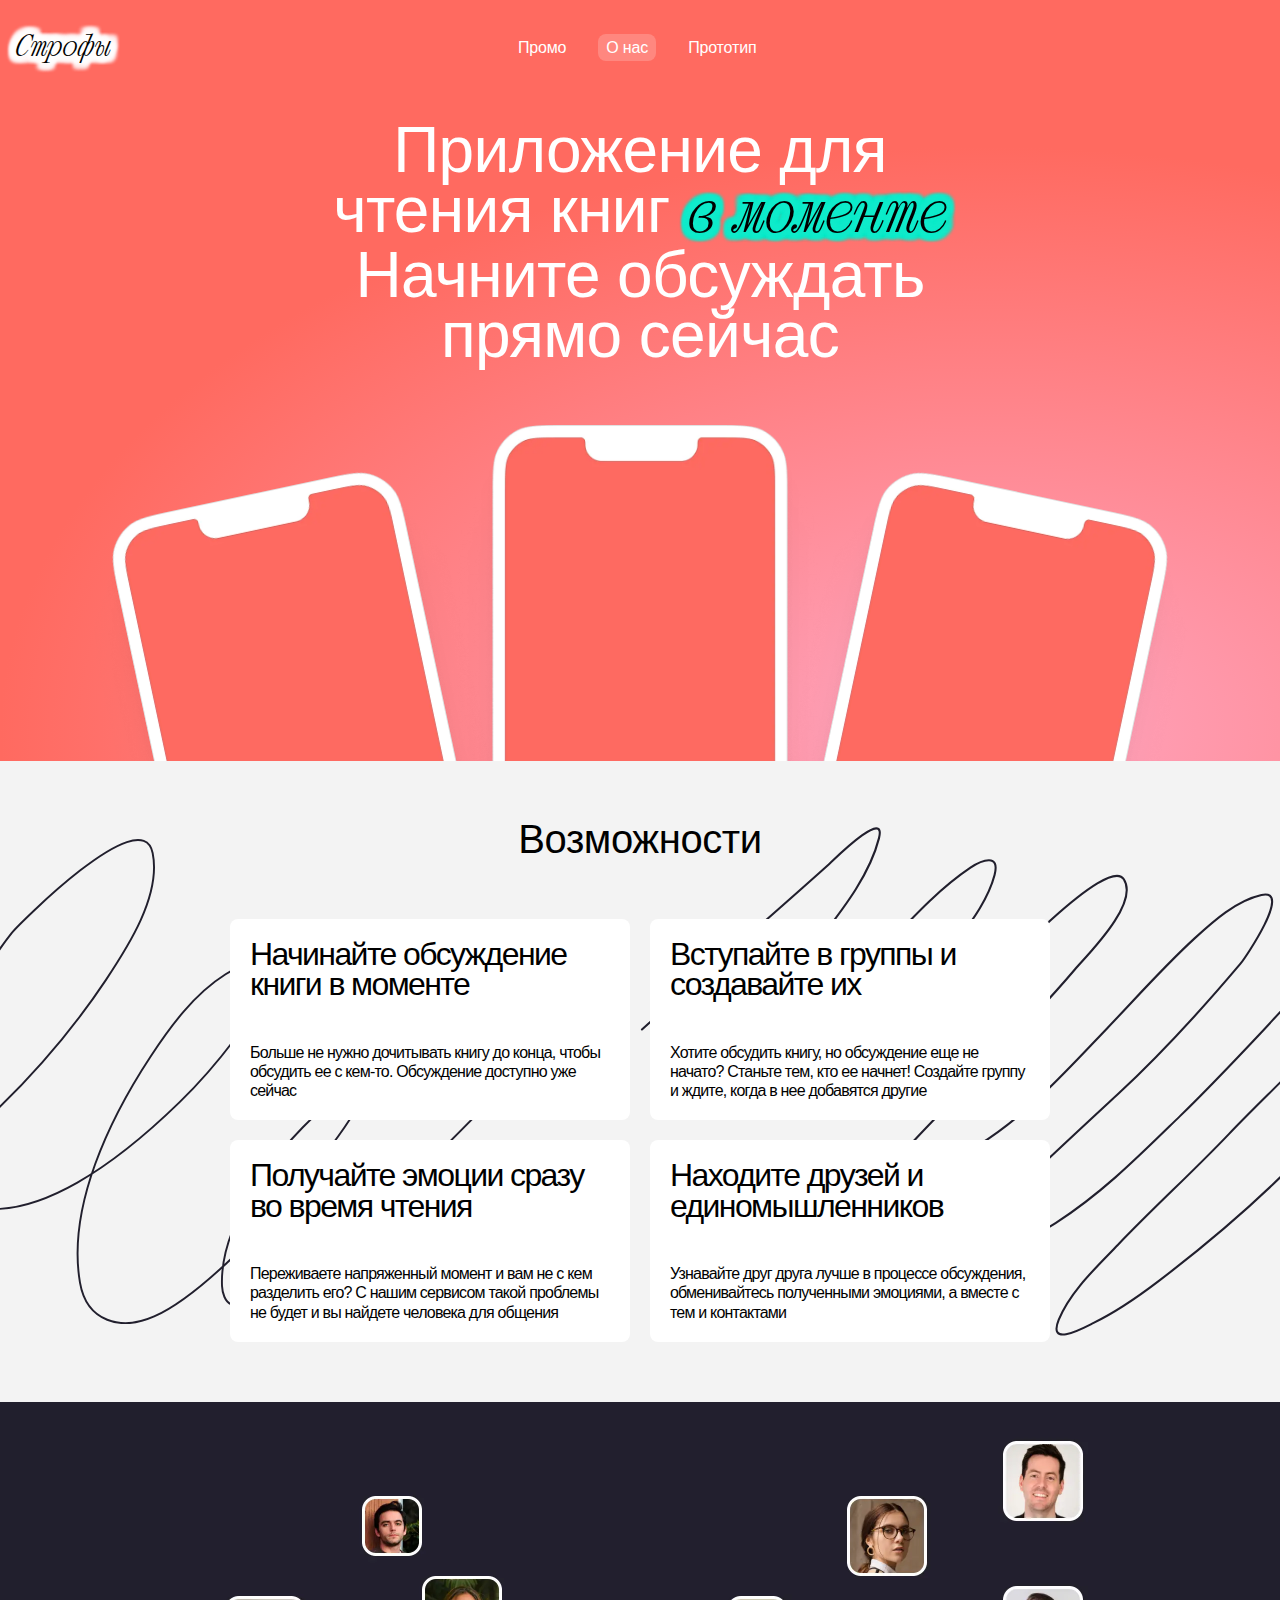
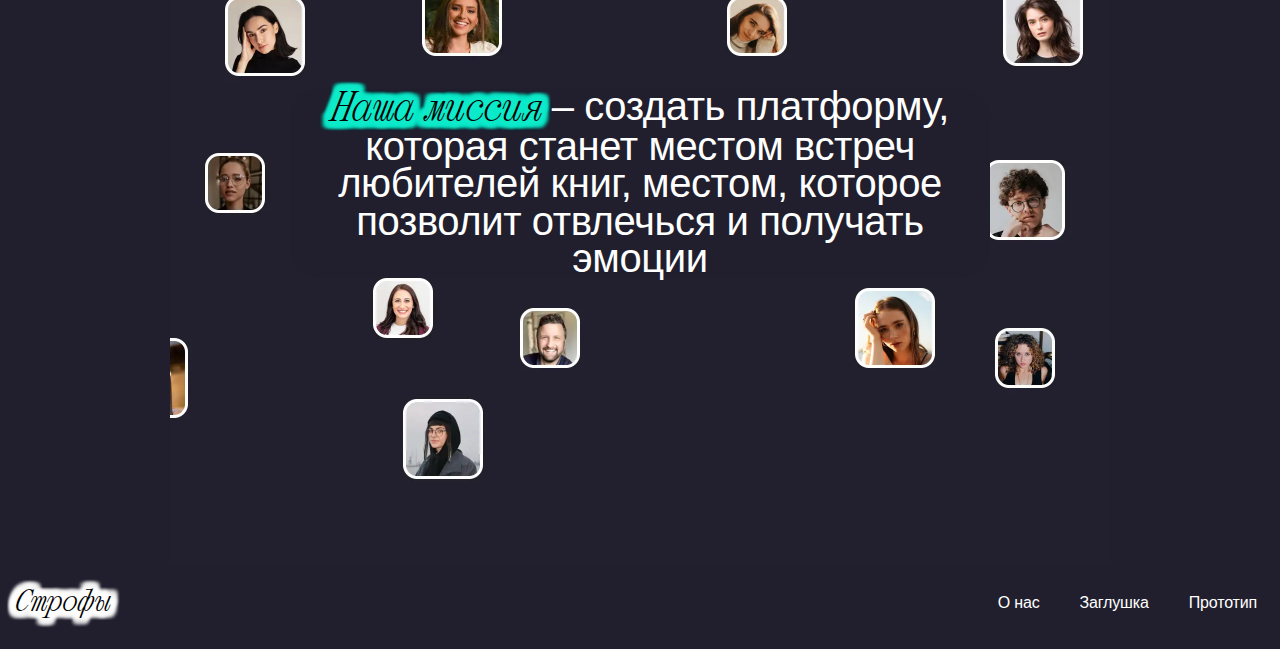
<file: about.html>
<!DOCTYPE html>
<html lang="ru">

<head>
	<title>О нас</title>
	<meta charset="UTF-8">
	<meta name="format-detection" content="telephone=no">
	<!-- <style>body{opacity: 0;}</style> -->
	<link rel="stylesheet" href="css/style.min.css?_v=20241023014229">
	<link rel="shortcut icon" href="favicon.ico">
	<!-- <meta name="robots" content="noindex, nofollow"> -->
	<meta name="viewport" content="width=device-width, initial-scale=1.0">
</head>

<body>
	<div class="wrapper">
		<header class="header">
			<div class="header__container">
				<div class="header__content">
					<a href="#" class="header__logo">
						Строфы
					</a>
					<div class="header__menu menu">
						<nav class="menu__body">
							<ul>
								<li>
									<a href="#">Промо</a>
								</li>
								<li>
									<a href="#" class="_active">О нас</a>
								</li>
								<li>
									<a href="#">Прототип</a>
								</li>
							</ul>
						</nav>
					</div>
				</div>
			</div>
		</header>
		<main class="page">
			<div class="page__main-about main-about">
				<div class="main-about__container">
					<div class="main-about__content">
						<h1>
							Приложение для чтения книг <span class="outlining">в моменте</span>
							<br>
							Начните обсуждать прямо сейчас
						</h1>
					</div>
					<div class="main-about__images">
						<picture><source srcset="img/phone.webp" type="image/webp"><img class="main-about__image-1" src="img/phone.png" alt=""></picture>
						<picture><source srcset="img/phone.webp" type="image/webp"><img class="main-about__image-2" src="img/phone.png" alt=""></picture>
						<picture><source srcset="img/phone.webp" type="image/webp"><img class="main-about__image-3" src="img/phone.png" alt=""></picture>
					</div>
				</div>
			</div>
			<div class="page__possibilities possibilities">
				<img src="img/icons/line-1.svg" alt="" class="possibilities__line-1">
				<img src="img/icons/line-2.svg" alt="" class="possibilities__line-2">
				<div class="possibilities__container">
					<div class="possibilities__content">
						<h3>Возможности</h3>
						<div class="possibilities__body">
							<div class="possibilities__column">
								<div class="possibilities__item">
									<div class="possibilities__title">
										Начинайте обсуждение книги в моменте
									</div>
									<p>
										Больше не нужно дочитывать книгу до конца, чтобы обсудить ее с кем-то.
										Обсуждение доступно уже сейчас
									</p>
								</div>
							</div>
							<div class="possibilities__column">
								<div class="possibilities__item">
									<div class="possibilities__title">
										Вступайте в группы и создавайте их
									</div>
									<p>
										Хотите обсудить книгу, но обсуждение еще не начато? Станьте тем, кто ее начнет!
										Создайте группу и ждите, когда в нее добавятся другие
									</p>
								</div>
							</div>
							<div class="possibilities__column">
								<div class="possibilities__item">
									<div class="possibilities__title">
										Получайте эмоции сразу во время чтения
									</div>
									<p>
										Переживаете напряженный момент и вам не с кем разделить его? С нашим сервисом
										такой проблемы не будет и вы найдете человека для общения
									</p>
								</div>
							</div>
							<div class="possibilities__column">
								<div class="possibilities__item">
									<div class="possibilities__title">
										Находите друзей и единомышленников
									</div>
									<p>
										Узнавайте друг друга лучше в процессе обсуждения, обменивайтесь полученными
										эмоциями, а вместе с тем и контактами
									</p>
								</div>
							</div>
						</div>
					</div>
				</div>
			</div>
			<div class="page__mission mission">
				<div class="mission__container">
					<picture><source srcset="img/mission-bg.webp" type="image/webp"><img src="img/mission-bg.png" alt=""></picture>
					<div class="mission__content">
						<span class="outlining">Наша миссия</span> – создать платформу, которая станет местом встреч
						любителей книг,
						местом, которое
						позволит отвлечься и получать эмоции
					</div>
				</div>
			</div>
		</main>
		<footer class="footer">
			<div class="footer__container">
				<div class="footer__content">
					<a href="#" class="footer__logo">
						Строфы
					</a>
					<div class="footer__menu">
						<nav class="footer__body">
							<ul>
								<li>
									<a href="#">О нас</a>
								</li>
								<li>
									<a href="#">Заглушка</a>
								</li>
								<li>
									<a href="#">Прототип</a>
								</li>
							</ul>
						</nav>
					</div>
				</div>
			</div>
		</footer>
	</div>
	<script src="js/app.min.js?_v=20241023014229"></script>
</body>

</html>
</file>
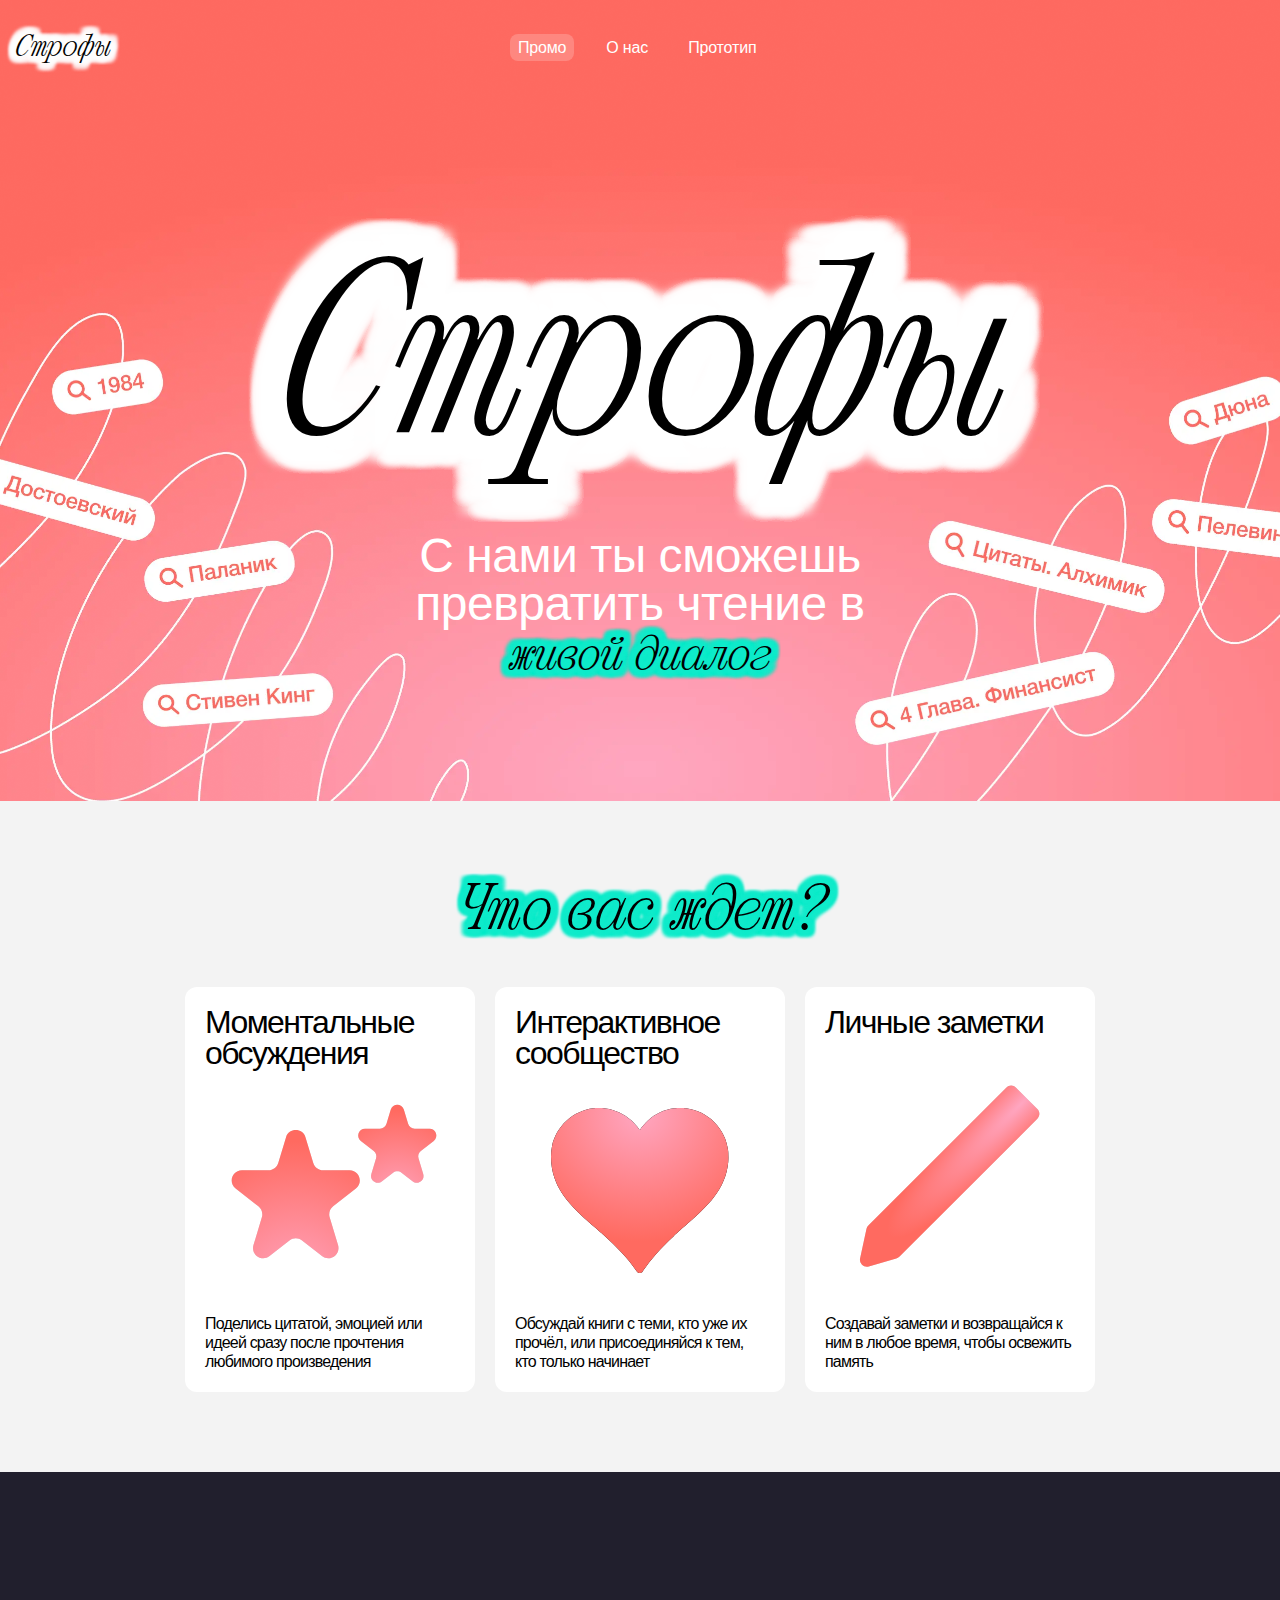
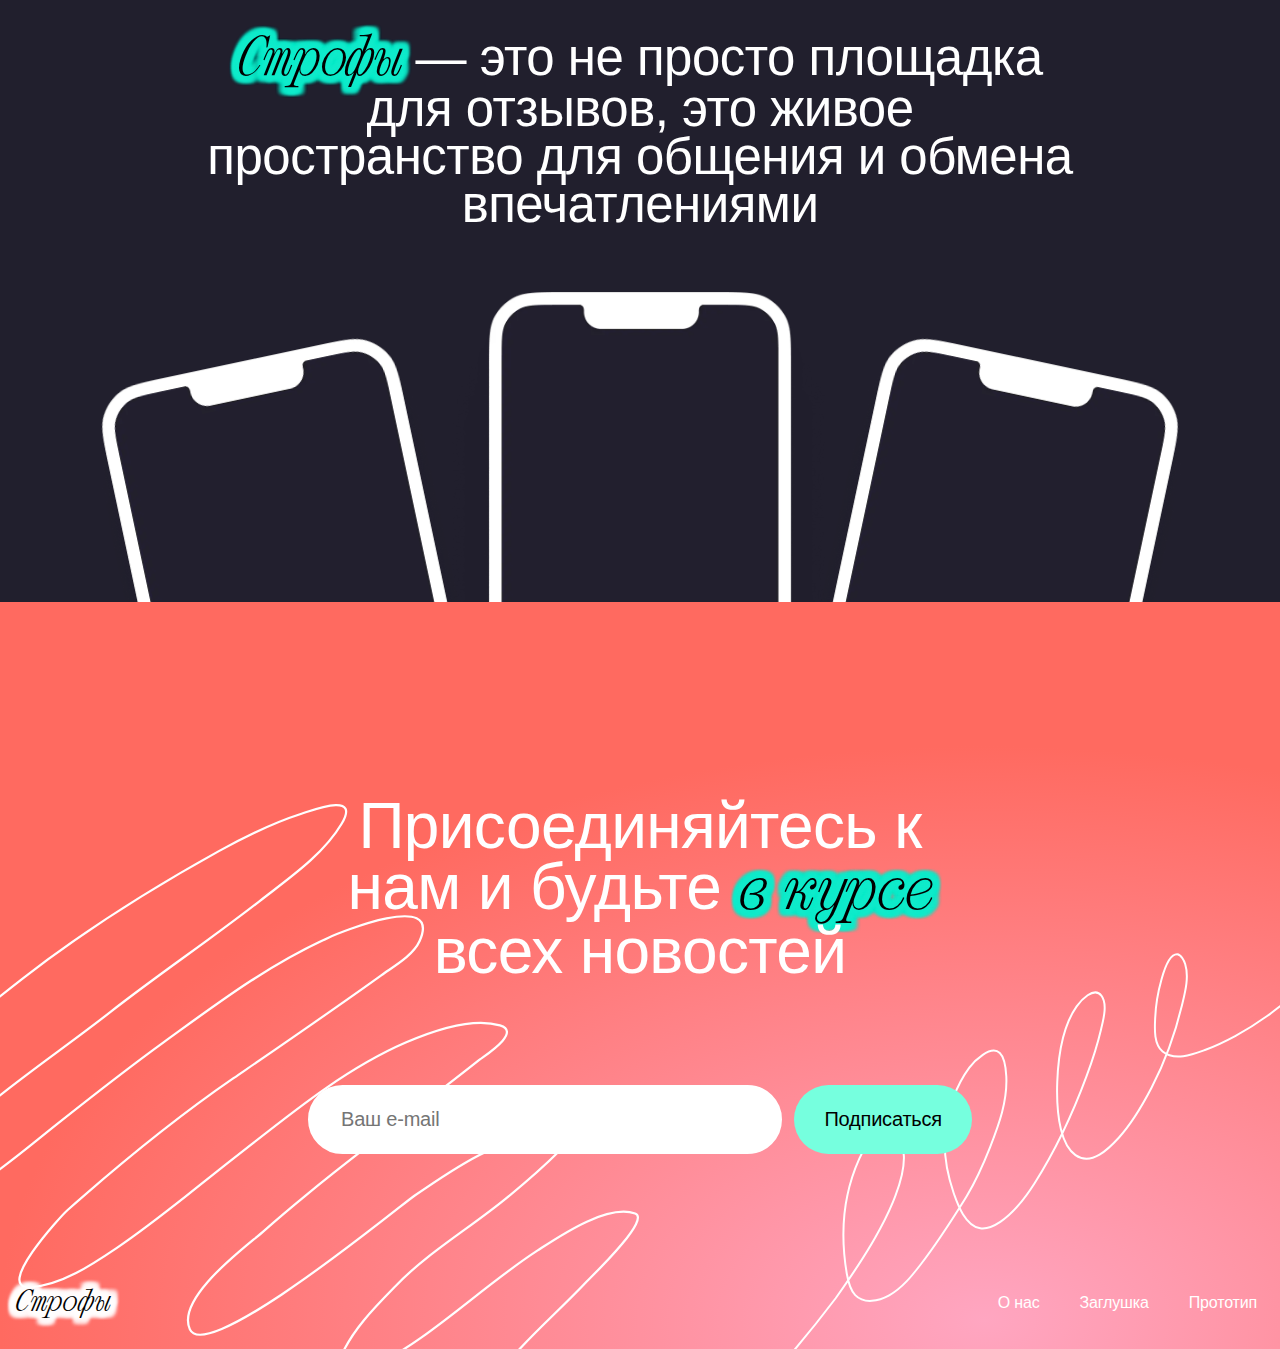
<file: promo.html>
<!DOCTYPE html>
<html lang="ru">

<head>
	<title>Промо</title>
	<meta charset="UTF-8">
	<meta name="format-detection" content="telephone=no">
	<!-- <style>body{opacity: 0;}</style> -->
	<link rel="stylesheet" href="css/style.min.css?_v=20241023024525">
	<link rel="shortcut icon" href="favicon.ico">
	<!-- <meta name="robots" content="noindex, nofollow"> -->
	<meta name="viewport" content="width=device-width, initial-scale=1.0">
</head>

<body>
	<div class="wrapper">
		<header class="header">
			<div class="header__container">
				<div class="header__content">
					<a href="#" class="header__logo">
						Строфы
					</a>
					<div class="header__menu menu">
						<nav class="menu__body">
							<ul>
								<li>
									<a href="#" class="_active">Промо</a>
								</li>
								<li>
									<a href="#">О нас</a>
								</li>
								<li>
									<a href="#">Прототип</a>
								</li>
							</ul>
						</nav>
					</div>
				</div>
			</div>
		</header>
		<main class="page">
			<div class="page__main-promo main-promo">
				<picture><source srcset="img/main-promo-bg.webp" type="image/webp"><img src="img/main-promo-bg.png" alt="" class="main-promo__bg"></picture>
				<div class="main-promo__container">
					<div class="main-promo__content">
						<h1>Строфы</h1>
						<p>
							С нами ты сможешь превратить чтение в <span class="outlining">живой диалог</span>
						</p>
					</div>
				</div>
			</div>
			<div class="page__waiting waiting">
				<div class="waiting__container">
					<div class="waiting__content">
						<h2 class="outlining">Что вас ждет?</h2>
						<div class="waiting__body">
							<div class="waiting__column">
								<div class="waiting__item">
									<div class="waiting__title">Моментальные обсуждения</div>
									<div class="waiting__image">
										<img src="img/icons/figure-1.svg" alt="">
									</div>
									<p>
										Поделись цитатой, эмоцией или идеей сразу после прочтения любимого произведения
									</p>
								</div>
							</div>
							<div class="waiting__column">
								<div class="waiting__item">
									<div class="waiting__title">Интерактивное сообщество</div>
									<div class="waiting__image">
										<img src="img/icons/figure-2.svg" alt="">
									</div>
									<p>
										Обсуждай книги с теми, кто уже их прочёл, или присоединяйся к тем, кто только
										начинает
									</p>
								</div>
							</div>
							<div class="waiting__column">
								<div class="waiting__item">
									<div class="waiting__title">Личные заметки</div>
									<div class="waiting__image">
										<img src="img/icons/figure-3.svg" alt="">
									</div>
									<p>
										Создавай заметки и возвращайся к ним в любое время, чтобы освежить память
									</p>
								</div>
							</div>
						</div>
					</div>
				</div>
			</div>
			<div class="page__description description">
				<div class="description__container">
					<div class="description__content">
						<div class="description__title">
							<span class="outlining">Строфы</span> — это не просто площадка для отзывов, это живое
							пространство для общения
							и обмена
							впечатлениями
						</div>
						<div class="description__images">
							<picture><source srcset="img/phone-2.webp" type="image/webp"><img class="description__image-1" src="img/phone-2.png" alt=""></picture>
							<picture><source srcset="img/phone-2.webp" type="image/webp"><img class="description__image-2" src="img/phone-2.png" alt=""></picture>
							<picture><source srcset="img/phone-2.webp" type="image/webp"><img class="description__image-3" src="img/phone-2.png" alt=""></picture>
						</div>
					</div>
				</div>
			</div>
			<div class="page__subscription subscription">
				<img src="img/icons/line-5.svg" alt="" class="subscription__line-1">
				<img src="img/icons/line-6.svg" alt="" class="subscription__line-2">
				<div class="subscription__container">
					<div class="subscription__content">
						<div class="subscription__title">
							Присоединяйтесь к нам и будьте <span class="outlining">в курсе</span> всех новостей
						</div>
						<form action="#" class="subscription__form">
							<div class="subscription__input">
								<input data-required="email" autocomplete="off" type="text" name="form[]" placeholder="Ваш e-mail">
							</div>
							<button type="submit" class="subscription__button">Подписаться</button>
						</form>
					</div>
				</div>
			</div>
		</main>
		<footer class="footer">
			<div class="footer__container">
				<div class="footer__content">
					<a href="#" class="footer__logo">
						Строфы
					</a>
					<div class="footer__menu">
						<nav class="footer__body">
							<ul>
								<li>
									<a href="#">О нас</a>
								</li>
								<li>
									<a href="#">Заглушка</a>
								</li>
								<li>
									<a href="#">Прототип</a>
								</li>
							</ul>
						</nav>
					</div>
				</div>
			</div>
		</footer>
	</div>
	<script src="js/app.min.js?_v=20241023024525"></script>
</body>

</html>
</file>
<file: css/style.min.css>
@charset "UTF-8";@font-face{font-family:helveticaneuecyr_medium;font-display:swap;src:url(../fonts/helveticaneuecyr_medium.woff2) format("woff2"),url(../fonts/helveticaneuecyr_medium.woff) format("woff");font-weight:500;font-style:normal}@font-face{font-family:Panama;font-display:swap;src:url(../fonts/panama_Italic.woff2) format("woff2"),url(../fonts/panama_Italic.woff) format("woff");font-weight:400;font-style:italic}@font-face{font-family:helveticaneuecyr_roman;font-display:swap;src:url(../fonts/helveticaneuecyr_roman.woff2) format("woff2"),url(../fonts/helveticaneuecyr_roman.woff) format("woff");font-weight:400;font-style:normal}*{padding:0;margin:0;border:0}*,:after,:before{-webkit-box-sizing:border-box;box-sizing:border-box}body,html{height:100%;min-width:320px}body{color:#fff;line-height:1.2;font-family:HelveticaNeueCyr,sans-serif;font-size:16px;-ms-text-size-adjust:100%;-moz-text-size-adjust:100%;-webkit-text-size-adjust:100%;-webkit-font-smoothing:antialiased;-moz-osx-font-smoothing:grayscale}button,input,textarea{outline:0;font-family:HelveticaNeueCyr,sans-serif;font-size:inherit}button{cursor:pointer;color:inherit;background-color:inherit}a{color:inherit}a:link,a:visited{text-decoration:none}a:hover{text-decoration:none}ul li{list-style:none}img{vertical-align:top}h1,h2,h3,h4,h5,h6{font-weight:inherit;font-size:inherit}.lock body{overflow:hidden;-ms-touch-action:none;touch-action:none}.wrapper{position:relative;min-height:100%;display:-webkit-box;display:-ms-flexbox;display:flex;-webkit-box-orient:vertical;-webkit-box-direction:normal;-ms-flex-direction:column;flex-direction:column;overflow:hidden}.wrapper>main{-webkit-box-flex:1;-ms-flex:1 1 auto;flex:1 1 auto}.wrapper>*{min-width:0}[class*=__container]{max-width:56.875rem;-webkit-box-sizing:content-box;box-sizing:content-box;margin:0 auto;padding:0 .9375rem}.outlining{text-shadow:0 -5px 4px #12ebcb,0 -5px 4px #12ebcb,0 5px 4px #12ebcb,0 5px 4px #12ebcb,-5px 0 4px #12ebcb,5px 0 4px #12ebcb,-5px 0 4px #12ebcb,5px 0 4px #12ebcb,-1px -5px 4px #12ebcb,1px -5px 4px #12ebcb,-1px 5px 4px #12ebcb,1px 5px 4px #12ebcb,-5px -1px 4px #12ebcb,5px -1px 4px #12ebcb,-5px 1px 4px #12ebcb,5px 1px 4px #12ebcb,-2px -5px 4px #12ebcb,2px -5px 4px #12ebcb,-2px 5px 4px #12ebcb,2px 5px 4px #12ebcb,-5px -2px 4px #12ebcb,5px -2px 4px #12ebcb,-5px 2px 4px #12ebcb,5px 2px 4px #12ebcb,-3px -5px 4px #12ebcb,3px -5px 4px #12ebcb,-3px 5px 4px #12ebcb,3px 5px 4px #12ebcb,-5px -3px 4px #12ebcb,5px -3px 4px #12ebcb,-5px 3px 4px #12ebcb,5px 3px 4px #12ebcb,-4px -5px 4px #12ebcb,4px -5px 4px #12ebcb,-4px 5px 4px #12ebcb,4px 5px 4px #12ebcb,-5px -4px 4px #12ebcb,5px -4px 4px #12ebcb,-5px 4px 4px #12ebcb,5px 4px 4px #12ebcb,-5px -5px 4px #12ebcb,5px -5px 4px #12ebcb,-5px 5px 4px #12ebcb,5px 5px 4px #12ebcb,-5px -5px 4px #12ebcb,5px -5px 4px #12ebcb,-5px 5px 4px #12ebcb,5px 5px 4px #12ebcb}.header{position:absolute;top:0;left:0;width:100%;height:auto;background:0 0;z-index:50}.header__container{max-width:1270px}.header__content{display:-webkit-box;display:-ms-flexbox;display:flex;-webkit-box-align:center;-ms-flex-align:center;align-items:center;padding:32px 0}.header__logo{-webkit-box-flex:0;-ms-flex:0 1 auto;flex:0 1 auto;font-family:Panama,sans-serif;font-style:italic;font-weight:400;font-size:32px;line-height:95%;letter-spacing:-.04em;color:#000;margin:0 20px 0 0;text-shadow:0 -5px 4px #fff,0 -5px 4px #fff,0 5px 4px #fff,0 5px 4px #fff,-5px 0 4px #fff,5px 0 4px #fff,-5px 0 4px #fff,5px 0 4px #fff,-1px -5px 4px #fff,1px -5px 4px #fff,-1px 5px 4px #fff,1px 5px 4px #fff,-5px -1px 4px #fff,5px -1px 4px #fff,-5px 1px 4px #fff,5px 1px 4px #fff,-2px -5px 4px #fff,2px -5px 4px #fff,-2px 5px 4px #fff,2px 5px 4px #fff,-5px -2px 4px #fff,5px -2px 4px #fff,-5px 2px 4px #fff,5px 2px 4px #fff,-3px -5px 4px #fff,3px -5px 4px #fff,-3px 5px 4px #fff,3px 5px 4px #fff,-5px -3px 4px #fff,5px -3px 4px #fff,-5px 3px 4px #fff,5px 3px 4px #fff,-4px -5px 4px #fff,4px -5px 4px #fff,-4px 5px 4px #fff,4px 5px 4px #fff,-5px -4px 4px #fff,5px -4px 4px #fff,-5px 4px 4px #fff,5px 4px 4px #fff,-5px -5px 4px #fff,5px -5px 4px #fff,-5px 5px 4px #fff,5px 5px 4px #fff,-5px -5px 4px #fff,5px -5px 4px #fff,-5px 5px 4px #fff,5px 5px 4px #fff}.header__menu{-webkit-box-flex:1;-ms-flex:1 1 auto;flex:1 1 auto;position:relative;left:-60px}.menu__body ul{display:-webkit-box;display:-ms-flexbox;display:flex;-ms-flex-wrap:wrap;flex-wrap:wrap;-webkit-box-pack:center;-ms-flex-pack:center;justify-content:center;-webkit-box-align:center;-ms-flex-align:center;align-items:center;margin:-12px}.menu__body ul li{padding:12px}.menu__body ul li a{display:-webkit-box;display:-ms-flexbox;display:flex;-webkit-box-pack:center;-ms-flex-pack:center;justify-content:center;-webkit-box-align:center;-ms-flex-align:center;align-items:center;border-radius:8px;padding:6px 8px;font-weight:400;font-size:16px;line-height:94%;letter-spacing:-.01em;-webkit-transition:all .3s ease 0s;-o-transition:all .3s ease 0s;transition:all .3s ease 0s}.menu__body ul li a:hover{background:rgba(255,255,255,.2)}.menu__body ul li a._active{pointer-events:none;background:rgba(255,255,255,.2)}.footer{position:absolute;bottom:0;left:0;width:100%;height:auto;background:0 0;z-index:40}.footer__container{max-width:1270px}.footer__content{display:-webkit-box;display:-ms-flexbox;display:flex;-webkit-box-align:center;-ms-flex-align:center;align-items:center;padding:23px 0 31px 0}.footer__logo{-webkit-box-flex:0;-ms-flex:0 1 auto;flex:0 1 auto;font-family:Panama,sans-serif;font-style:italic;font-weight:400;font-size:32px;line-height:95%;letter-spacing:-.04em;color:#000;margin:0 20px 0 0;text-shadow:0 -5px 4px #fff,0 -5px 4px #fff,0 5px 4px #fff,0 5px 4px #fff,-5px 0 4px #fff,5px 0 4px #fff,-5px 0 4px #fff,5px 0 4px #fff,-1px -5px 4px #fff,1px -5px 4px #fff,-1px 5px 4px #fff,1px 5px 4px #fff,-5px -1px 4px #fff,5px -1px 4px #fff,-5px 1px 4px #fff,5px 1px 4px #fff,-2px -5px 4px #fff,2px -5px 4px #fff,-2px 5px 4px #fff,2px 5px 4px #fff,-5px -2px 4px #fff,5px -2px 4px #fff,-5px 2px 4px #fff,5px 2px 4px #fff,-3px -5px 4px #fff,3px -5px 4px #fff,-3px 5px 4px #fff,3px 5px 4px #fff,-5px -3px 4px #fff,5px -3px 4px #fff,-5px 3px 4px #fff,5px 3px 4px #fff,-4px -5px 4px #fff,4px -5px 4px #fff,-4px 5px 4px #fff,4px 5px 4px #fff,-5px -4px 4px #fff,5px -4px 4px #fff,-5px 4px 4px #fff,5px 4px 4px #fff,-5px -5px 4px #fff,5px -5px 4px #fff,-5px 5px 4px #fff,5px 5px 4px #fff,-5px -5px 4px #fff,5px -5px 4px #fff,-5px 5px 4px #fff,5px 5px 4px #fff}.footer__menu{-webkit-box-flex:1;-ms-flex:1 1 auto;flex:1 1 auto}.footer__body ul{display:-webkit-box;display:-ms-flexbox;display:flex;-ms-flex-wrap:wrap;flex-wrap:wrap;-webkit-box-pack:end;-ms-flex-pack:end;justify-content:flex-end;-webkit-box-align:center;-ms-flex-align:center;align-items:center;margin:-12px}.footer__body ul li{padding:12px}.footer__body ul li a{display:-webkit-box;display:-ms-flexbox;display:flex;-webkit-box-pack:center;-ms-flex-pack:center;justify-content:center;-webkit-box-align:center;-ms-flex-align:center;align-items:center;border-radius:8px;padding:6px 8px;font-weight:400;font-size:16px;line-height:94%;letter-spacing:-.01em;background-color:transparent;-webkit-transition:all .3s ease 0s;-o-transition:all .3s ease 0s;transition:all .3s ease 0s}.footer__body ul li a:hover{background:rgba(176,172,203,.2)}.footer__body ul li a._active{pointer-events:none;background:rgba(176,172,203,.2)}.page__main-about{padding:120px 0 0 0;overflow:hidden;background:-o-radial-gradient(76.87% 96.14%,76.87% 76.87%,#ffa6c1 0,#ff6a60 100%);background:radial-gradient(76.87% 76.87% at 76.87% 96.14%,#ffa6c1 0,#ff6a60 100%)}.page__possibilities{position:relative;padding:60px 0;background:#f3f3f3}.page__mission{position:relative;background:#211f2d;padding:0 0 85px 0}.main-about__container{max-width:1220px}.main-about__content h1{max-width:700px;font-weight:400;font-size:64px;line-height:94%;letter-spacing:-.01em;text-align:center;margin:0 auto;padding:0 0 60px 0}.main-about__content h1 span{font-family:Panama,sans-serif;font-style:italic;line-height:95%;letter-spacing:-.04em;text-transform:lowercase;color:#000}.main-about__images{display:-webkit-box;display:-ms-flexbox;display:flex;-webkit-box-pack:center;-ms-flex-pack:center;justify-content:center}.main-about__images picture{position:relative;width:33.3333%}.main-about__images img{position:relative;width:100%}.main-about__image-1{top:66px;-webkit-transform:rotate(-12deg);-ms-transform:rotate(-12deg);transform:rotate(-12deg);right:-50px}.main-about__image-3{top:66px;-webkit-transform:rotate(12deg);-ms-transform:rotate(12deg);transform:rotate(12deg);left:-50px}.possibilities__line-1{position:absolute;width:auto;height:calc(100% - 156px);top:78px;left:0}.possibilities__line-2{position:absolute;width:auto;height:calc(100% - 90px);top:45px;right:0}.possibilities__container{max-width:820px}.possibilities__content{position:relative;z-index:5}.possibilities__content h3{font-weight:400;font-size:40px;line-height:94%;letter-spacing:-.01em;text-align:center;color:#000;padding:0 0 60px 0}.possibilities__body{display:-webkit-box;display:-ms-flexbox;display:flex;-ms-flex-wrap:wrap;flex-wrap:wrap;-webkit-box-pack:center;-ms-flex-pack:center;justify-content:center;margin:-10px}.possibilities__column{-webkit-box-flex:0;-ms-flex:0 1 50%;flex:0 1 50%;padding:10px}.possibilities__item{border-radius:8px;padding:20px;background:#fff;display:-webkit-box;display:-ms-flexbox;display:flex;-webkit-box-orient:vertical;-webkit-box-direction:normal;-ms-flex-direction:column;flex-direction:column;height:100%}.possibilities__item p{font-weight:400;font-size:16px;line-height:120%;letter-spacing:-.05em;color:#000}.possibilities__title{font-weight:400;font-size:32px;line-height:95%;letter-spacing:-.05em;color:#000;margin:0 0 43px 0}.mission__container{position:relative;min-height:762px;min-width:1270px;display:-webkit-box;display:-ms-flexbox;display:flex;-webkit-box-align:center;-ms-flex-align:center;align-items:center;-webkit-box-pack:center;-ms-flex-pack:center;justify-content:center}.mission__container img{position:absolute;top:50%;left:50%;-webkit-transform:translate(-50%,-50%);-ms-transform:translate(-50%,-50%);transform:translate(-50%,-50%);width:100%;height:100%;-o-object-fit:cover;object-fit:cover}.mission__content{position:relative;z-index:5;font-weight:400;font-size:40px;line-height:94%;letter-spacing:-.01em;text-align:center;max-width:700px;background:#211f2d;border-radius:30px;margin:0 auto}.mission__content span{font-family:Panama,sans-serif;font-style:italic;font-weight:400;font-size:41px;line-height:95%;letter-spacing:-.04em;color:#000;margin:0 auto}.page__main-promo{display:-webkit-box;display:-ms-flexbox;display:flex;-webkit-box-pack:center;-ms-flex-pack:center;justify-content:center;-webkit-box-align:center;-ms-flex-align:center;align-items:center;position:relative;min-height:800px;background:-o-radial-gradient(76.87% 96.14%,76.87% 76.87%,#ffa6c1 0,#ff6a60 100%);background:radial-gradient(76.87% 76.87% at 76.87% 96.14%,#ffa6c1 0,#ff6a60 100%)}.page__waiting{background:#f3f3f3;padding:80px 0}.page__description{background:#211f2d;overflow:hidden;padding:160px 0 0 0}.page__subscription{display:-webkit-box;display:-ms-flexbox;display:flex;-webkit-box-pack:center;-ms-flex-pack:center;justify-content:center;-webkit-box-align:center;-ms-flex-align:center;align-items:center;position:relative;background:-o-radial-gradient(76.87% 96.14%,76.87% 76.87%,#ffa6c1 0,#ff6a60 100%);background:radial-gradient(76.87% 76.87% at 76.87% 96.14%,#ffa6c1 0,#ff6a60 100%);min-height:747px;padding:151px 0}.main-promo__line-1{position:absolute;bottom:0;left:0;width:auto;z-index:2}.main-promo__line-2{position:absolute;bottom:0;right:0;width:auto;z-index:2}.main-promo__bg{position:absolute;top:0;left:0;width:100%;height:100%;-o-object-fit:cover;object-fit:cover}.main-promo__content{display:-webkit-box;display:-ms-flexbox;display:flex;-webkit-box-orient:vertical;-webkit-box-direction:normal;-ms-flex-direction:column;flex-direction:column;-webkit-box-pack:center;-ms-flex-pack:center;justify-content:center;-webkit-box-align:center;-ms-flex-align:center;align-items:center;position:relative;z-index:10;padding:245px 0 123px 0}.main-promo__content h1{font-family:Panama,sans-serif;font-style:italic;font-weight:400;font-size:245px;line-height:95%;letter-spacing:-.04em;color:#000;margin:0 0 54px 0;text-shadow:0 -26px 12px #fff,0 -26px 12px #fff,0 26px 12px #fff,0 26px 12px #fff,-26px 0 12px #fff,26px 0 12px #fff,-26px 0 12px #fff,26px 0 12px #fff,-1px -26px 12px #fff,1px -26px 12px #fff,-1px 26px 12px #fff,1px 26px 12px #fff,-26px -1px 12px #fff,26px -1px 12px #fff,-26px 1px 12px #fff,26px 1px 12px #fff,-2px -26px 12px #fff,2px -26px 12px #fff,-2px 26px 12px #fff,2px 26px 12px #fff,-26px -2px 12px #fff,26px -2px 12px #fff,-26px 2px 12px #fff,26px 2px 12px #fff,-3px -26px 12px #fff,3px -26px 12px #fff,-3px 26px 12px #fff,3px 26px 12px #fff,-26px -3px 12px #fff,26px -3px 12px #fff,-26px 3px 12px #fff,26px 3px 12px #fff,-4px -26px 12px #fff,4px -26px 12px #fff,-4px 26px 12px #fff,4px 26px 12px #fff,-26px -4px 12px #fff,26px -4px 12px #fff,-26px 4px 12px #fff,26px 4px 12px #fff,-12px -26px 12px #fff,12px -26px 12px #fff,-12px 26px 12px #fff,12px 26px 12px #fff,-26px -12px 12px #fff,26px -12px 12px #fff,-26px 12px 12px #fff,26px 12px 12px #fff,-12px -26px 12px #fff,12px -26px 12px #fff,-12px 26px 12px #fff,12px 26px 12px #fff,-26px -12px 12px #fff,26px -12px 12px #fff,-26px 12px 12px #fff,26px 12px 12px #fff,-7px -26px 12px #fff,7px -26px 12px #fff,-7px 26px 12px #fff,7px 26px 12px #fff,-26px -7px 12px #fff,26px -7px 12px #fff,-26px 7px 12px #fff,26px 7px 12px #fff,-12px -26px 12px #fff,12px -26px 12px #fff,-12px 26px 12px #fff,12px 26px 12px #fff,-26px -12px 12px #fff,26px -12px 12px #fff,-26px 12px 12px #fff,26px 12px 12px #fff,-12px -26px 12px #fff,12px -26px 12px #fff,-12px 26px 12px #fff,12px 26px 12px #fff,-26px -12px 12px #fff,26px -12px 12px #fff,-26px 12px 12px #fff,26px 12px 12px #fff,-12px -26px 12px #fff,12px -26px 12px #fff,-12px 26px 12px #fff,12px 26px 12px #fff,-26px -12px 12px #fff,26px -12px 12px #fff,-26px 12px 12px #fff,26px 12px 12px #fff,-15px -26px 12px #fff,15px -26px 12px #fff,-15px 26px 12px #fff,15px 26px 12px #fff,-26px -15px 12px #fff,26px -15px 12px #fff,-26px 15px 12px #fff,26px 15px 12px #fff,-12px -26px 12px #fff,12px -26px 12px #fff,-12px 26px 12px #fff,12px 26px 12px #fff,-26px -12px 12px #fff,26px -12px 12px #fff,-26px 12px 12px #fff,26px 12px 12px #fff,-12px -26px 12px #fff,12px -26px 12px #fff,-12px 26px 12px #fff,12px 26px 12px #fff,-26px -12px 12px #fff,26px -12px 12px #fff,-26px 12px 12px #fff,26px 12px 12px #fff,-12px -26px 12px #fff,12px -26px 12px #fff,-12px 26px 12px #fff,12px 26px 12px #fff,-26px -12px 12px #fff,26px -12px 12px #fff,-26px 12px 12px #fff,26px 12px 12px #fff,-12px -26px 12px #fff,12px -26px 12px #fff,-12px 26px 12px #fff,12px 26px 12px #fff,-26px -12px 12px #fff,26px -12px 12px #fff,-26px 12px 12px #fff,26px 12px 12px #fff,-12px -26px 12px #fff,12px -26px 12px #fff,-12px 26px 12px #fff,12px 26px 12px #fff,-26px -12px 12px #fff,26px -12px 12px #fff,-26px 12px 12px #fff,26px 12px 12px #fff,-17px -26px 12px #fff,17px -26px 12px #fff,-17px 26px 12px #fff,17px 26px 12px #fff,-26px -17px 12px #fff,26px -17px 12px #fff,-26px 17px 12px #fff,26px 17px 12px #fff,-12px -26px 12px #fff,12px -26px 12px #fff,-12px 26px 12px #fff,12px 26px 12px #fff,-26px -12px 12px #fff,26px -12px 12px #fff,-26px 12px 12px #fff,26px 12px 12px #fff,-12px -26px 12px #fff,12px -26px 12px #fff,-12px 26px 12px #fff,12px 26px 12px #fff,-26px -12px 12px #fff,26px -12px 12px #fff,-26px 12px 12px #fff,26px 12px 12px #fff,-26px -26px 12px #fff,26px -26px 12px #fff,-26px 26px 12px #fff,26px 26px 12px #fff,-26px -26px 12px #fff,26px -26px 12px #fff,-26px 26px 12px #fff,26px 26px 12px #fff}.main-promo__content p{margin:0 auto;max-width:543px;font-weight:400;font-size:48px;line-height:101%;letter-spacing:-.01em;text-align:center}.main-promo__content p span{font-family:Panama,sans-serif;font-style:italic;line-height:95%;letter-spacing:-.04em;text-transform:lowercase;color:#000}.waiting__content h2{text-align:center;font-family:Panama,sans-serif;font-style:italic;font-weight:400;font-size:64px;line-height:95%;letter-spacing:-.04em;color:#000;margin:0 0 45px 0}.waiting__body{display:-webkit-box;display:-ms-flexbox;display:flex;-webkit-box-pack:center;-ms-flex-pack:center;justify-content:center;-ms-flex-wrap:wrap;flex-wrap:wrap;margin:-10px}.waiting__column{-webkit-box-flex:0;-ms-flex:0 1 33.3333%;flex:0 1 33.3333%;padding:10px}.waiting__item{border-radius:12px;padding:20px;background:#fff;height:100%;display:-webkit-box;display:-ms-flexbox;display:flex;-webkit-box-orient:vertical;-webkit-box-direction:normal;-ms-flex-direction:column;flex-direction:column}.waiting__item p{font-weight:400;font-size:16px;line-height:120%;letter-spacing:-.05em;color:#000}.waiting__title{font-weight:500;font-size:32px;line-height:95%;letter-spacing:-.05em;color:#000;margin:0 0 20px 0}.waiting__image{display:-webkit-box;display:-ms-flexbox;display:flex;-webkit-box-align:center;-ms-flex-align:center;align-items:center;-webkit-box-pack:center;-ms-flex-pack:center;justify-content:center;margin:0 0 20px 0;-webkit-box-flex:1;-ms-flex:1 1 auto;flex:1 1 auto}.waiting__image img{width:auto;height:auto}.description__container{max-width:1320px}.description__title{padding:0 0 63px 0;margin:0 auto;max-width:870px;font-weight:400;font-size:51px;line-height:94%;letter-spacing:-.01em;text-align:center}.description__title span{font-family:Panama,sans-serif;font-style:italic;font-weight:400;font-size:56px;line-height:95%;letter-spacing:-.04em;color:#000}.description__images{display:-webkit-box;display:-ms-flexbox;display:flex;-webkit-box-pack:center;-ms-flex-pack:center;justify-content:center}.description__images picture{position:relative;width:33.3333%}.description__images img{position:relative;width:100%}.description__image-1{top:66px;-webkit-transform:rotate(-12deg);-ms-transform:rotate(-12deg);transform:rotate(-12deg);right:-50px}.description__image-3{top:66px;-webkit-transform:rotate(12deg);-ms-transform:rotate(12deg);transform:rotate(12deg);left:-50px}.subscription__line-1{position:absolute;bottom:0;left:0;width:auto;z-index:2}.subscription__line-2{position:absolute;bottom:0;right:0;width:auto;z-index:2}.subscription__container{max-width:664px}.subscription__content{position:relative;z-index:5}.subscription__title{font-weight:400;font-size:64px;line-height:94%;letter-spacing:-.01em;text-align:center;margin:0 0 103px 0}.subscription__title span{font-family:Panama,sans-serif;font-style:italic;line-height:95%;letter-spacing:-.04em;text-transform:lowercase;color:#000}.subscription__form{display:-webkit-box;display:-ms-flexbox;display:flex}.subscription__input{margin:0 12px 0 0;width:100%;height:100%}.subscription__input input{width:100%;height:100%;border-radius:77px;background-color:#fff;padding:20px 30px;font-weight:400;font-size:20px;line-height:101%;letter-spacing:-.01em;color:rgba(33,31,45,.4);border:3px solid #fff}.subscription__input input._form-error{border:3px solid #b90c01}.subscription__button{display:-webkit-box;display:-ms-flexbox;display:flex;-webkit-box-pack:center;-ms-flex-pack:center;justify-content:center;-webkit-box-align:center;-ms-flex-align:center;align-items:center;text-align:center;background:#76ffde;border-radius:77px;padding:20px 30px;font-weight:400;font-size:20px;line-height:101%;letter-spacing:-.01em;color:#000;-webkit-transition:all .3s ease 0s;-o-transition:all .3s ease 0s;transition:all .3s ease 0s}.subscription__button:hover{background:#15e1b2}@media (max-width:1300px){.possibilities__line-1{width:50%}.possibilities__line-2{width:50%}.mission__container{min-width:auto}.main-promo__line-1{width:50%}.main-promo__line-2{width:50%}.subscription__line-1{width:50%}.subscription__line-2{width:50%}}@media (max-width:991.98px){.main-about__image-1{right:0}.main-about__image-3{left:0}.possibilities__line-1{top:15px;height:auto}.possibilities__line-2{bottom:15px;top:auto;height:auto}.page__main-promo{min-height:500px}.page__description{padding:100px 0 0 0}.page__subscription{min-height:500px;padding:80px 0 126px 0}.main-promo__content{padding:150px 0 123px 0}.main-promo__content h1{font-size:200px}.main-promo__content p{font-size:44px}.waiting__column{-webkit-box-flex:0;-ms-flex:0 1 50%;flex:0 1 50%}.description__image-1{right:0}.description__image-3{left:0}}@media (max-width:767.98px){.header__content{padding:16px 0}.header__logo{font-size:26px}.header__menu{left:0}.menu__body ul{margin:-6px;-webkit-box-pack:end;-ms-flex-pack:end;justify-content:flex-end}.menu__body ul li{padding:6px}.menu__body ul li a{padding:3px 4px;font-size:14px}.footer__content{padding:16px 0}.footer__logo{font-size:26px}.footer__body ul{margin:-6px}.footer__body ul li{padding:6px}.footer__body ul li a{padding:3px 4px;font-size:14px}.page__main-about{padding:80px 0 0 0}.page__possibilities{padding:30px 0}.main-about__content h1{font-size:48px;padding:0 0 30px 0}.main-about__image-1{top:36px}.main-about__image-3{top:36px}.possibilities__content h3{font-size:32px;padding:0 0 20px 0}.possibilities__item p{font-size:14px}.possibilities__title{font-size:22px;margin:0 0 20px 0}.mission__container{min-height:500px}.mission__content span{font-size:32px}.mission__content{font-size:32px}.page__waiting{padding:26px 0}.page__description{padding:60px 0 0 0}.main-promo__content{padding:100px 0}.main-promo__content h1{font-size:126px}.main-promo__content p{font-size:36px;max-width:400px}.waiting__content h2{font-size:44px;margin:0 0 26px 0}.waiting__item{padding:15px}.waiting__item p{font-size:14px}.waiting__title{font-size:24px}.description__title{font-size:40px}.description__title span{font-size:45px}.description__image-1{top:36px}.description__image-3{top:36px}.subscription__title{font-size:45px;margin:0 0 60px 0}.subscription__form{-webkit-box-orient:vertical;-webkit-box-direction:normal;-ms-flex-direction:column;flex-direction:column}.subscription__input{margin:0 0 12px 0}.subscription__input input{padding:15px;font-size:16px}.subscription__button{padding:15px;font-size:16px}}@media (max-width:650px){.possibilities__body{margin:10px 0}.possibilities__column{padding:10px 0;-webkit-box-flex:1;-ms-flex:1 1 auto;flex:1 1 auto}.waiting__body{margin:-10px 0}.waiting__column{-webkit-box-flex:1;-ms-flex:1 1 auto;flex:1 1 auto;padding:10px 0}}@media (max-width:479.98px){.menu__body ul{margin:-3px}.menu__body ul li{padding:3px}.footer__body ul{margin:-3px}.footer__body ul li{padding:3px}.page__mission{padding:0 0 40px 0}.main-about__content h1{font-size:36px}.possibilities__content h3{font-size:26px}.mission__content span{font-size:24px}.mission__content{font-size:24px}.main-promo__content h1{font-size:96px;text-shadow:0 -15px 10px #fff,0 -15px 10px #fff,0 15px 10px #fff,0 15px 10px #fff,-15px 0 10px #fff,15px 0 10px #fff,-15px 0 10px #fff,15px 0 10px #fff,-1px -15px 10px #fff,1px -15px 10px #fff,-1px 15px 10px #fff,1px 15px 10px #fff,-15px -1px 10px #fff,15px -1px 10px #fff,-15px 1px 10px #fff,15px 1px 10px #fff,-2px -15px 10px #fff,2px -15px 10px #fff,-2px 15px 10px #fff,2px 15px 10px #fff,-15px -2px 10px #fff,15px -2px 10px #fff,-15px 2px 10px #fff,15px 2px 10px #fff,-3px -15px 10px #fff,3px -15px 10px #fff,-3px 15px 10px #fff,3px 15px 10px #fff,-15px -3px 10px #fff,15px -3px 10px #fff,-15px 3px 10px #fff,15px 3px 10px #fff,-4px -15px 10px #fff,4px -15px 10px #fff,-4px 15px 10px #fff,4px 15px 10px #fff,-15px -4px 10px #fff,15px -4px 10px #fff,-15px 4px 10px #fff,15px 4px 10px #fff,-5px -15px 10px #fff,5px -15px 10px #fff,-5px 15px 10px #fff,5px 15px 10px #fff,-15px -5px 10px #fff,15px -5px 10px #fff,-15px 5px 10px #fff,15px 5px 10px #fff,-10px -15px 10px #fff,10px -15px 10px #fff,-10px 15px 10px #fff,10px 15px 10px #fff,-15px -10px 10px #fff,15px -10px 10px #fff,-15px 10px 10px #fff,15px 10px 10px #fff,-7px -15px 10px #fff,7px -15px 10px #fff,-7px 15px 10px #fff,7px 15px 10px #fff,-15px -7px 10px #fff,15px -7px 10px #fff,-15px 7px 10px #fff,15px 7px 10px #fff,-10px -15px 10px #fff,10px -15px 10px #fff,-10px 15px 10px #fff,10px 15px 10px #fff,-15px -10px 10px #fff,15px -10px 10px #fff,-15px 10px 10px #fff,15px 10px 10px #fff,-9px -15px 10px #fff,9px -15px 10px #fff,-9px 15px 10px #fff,9px 15px 10px #fff,-15px -9px 10px #fff,15px -9px 10px #fff,-15px 9px 10px #fff,15px 9px 10px #fff,-10px -15px 10px #fff,10px -15px 10px #fff,-10px 15px 10px #fff,10px 15px 10px #fff,-15px -10px 10px #fff,15px -10px 10px #fff,-15px 10px 10px #fff,15px 10px 10px #fff,-11px -15px 10px #fff,11px -15px 10px #fff,-11px 15px 10px #fff,11px 15px 10px #fff,-15px -11px 10px #fff,15px -11px 10px #fff,-15px 11px 10px #fff,15px 11px 10px #fff,-12px -15px 10px #fff,12px -15px 10px #fff,-12px 15px 10px #fff,12px 15px 10px #fff,-15px -12px 10px #fff,15px -12px 10px #fff,-15px 12px 10px #fff,15px 12px 10px #fff,-13px -15px 10px #fff,13px -15px 10px #fff,-13px 15px 10px #fff,13px 15px 10px #fff,-15px -13px 10px #fff,15px -13px 10px #fff,-15px 13px 10px #fff,15px 13px 10px #fff,-14px -15px 10px #fff,14px -15px 10px #fff,-14px 15px 10px #fff,14px 15px 10px #fff,-15px -14px 10px #fff,15px -14px 10px #fff,-15px 14px 10px #fff,15px 14px 10px #fff,-15px -15px 10px #fff,15px -15px 10px #fff,-15px 15px 10px #fff,15px 15px 10px #fff,-15px -15px 10px #fff,15px -15px 10px #fff,-15px 15px 10px #fff,15px 15px 10px #fff}.main-promo__content p{font-size:30px}.description__title{font-size:32px;padding:0 0 30px 0}.description__title span{font-size:37px}.subscription__title{font-size:36px}}
</file>
